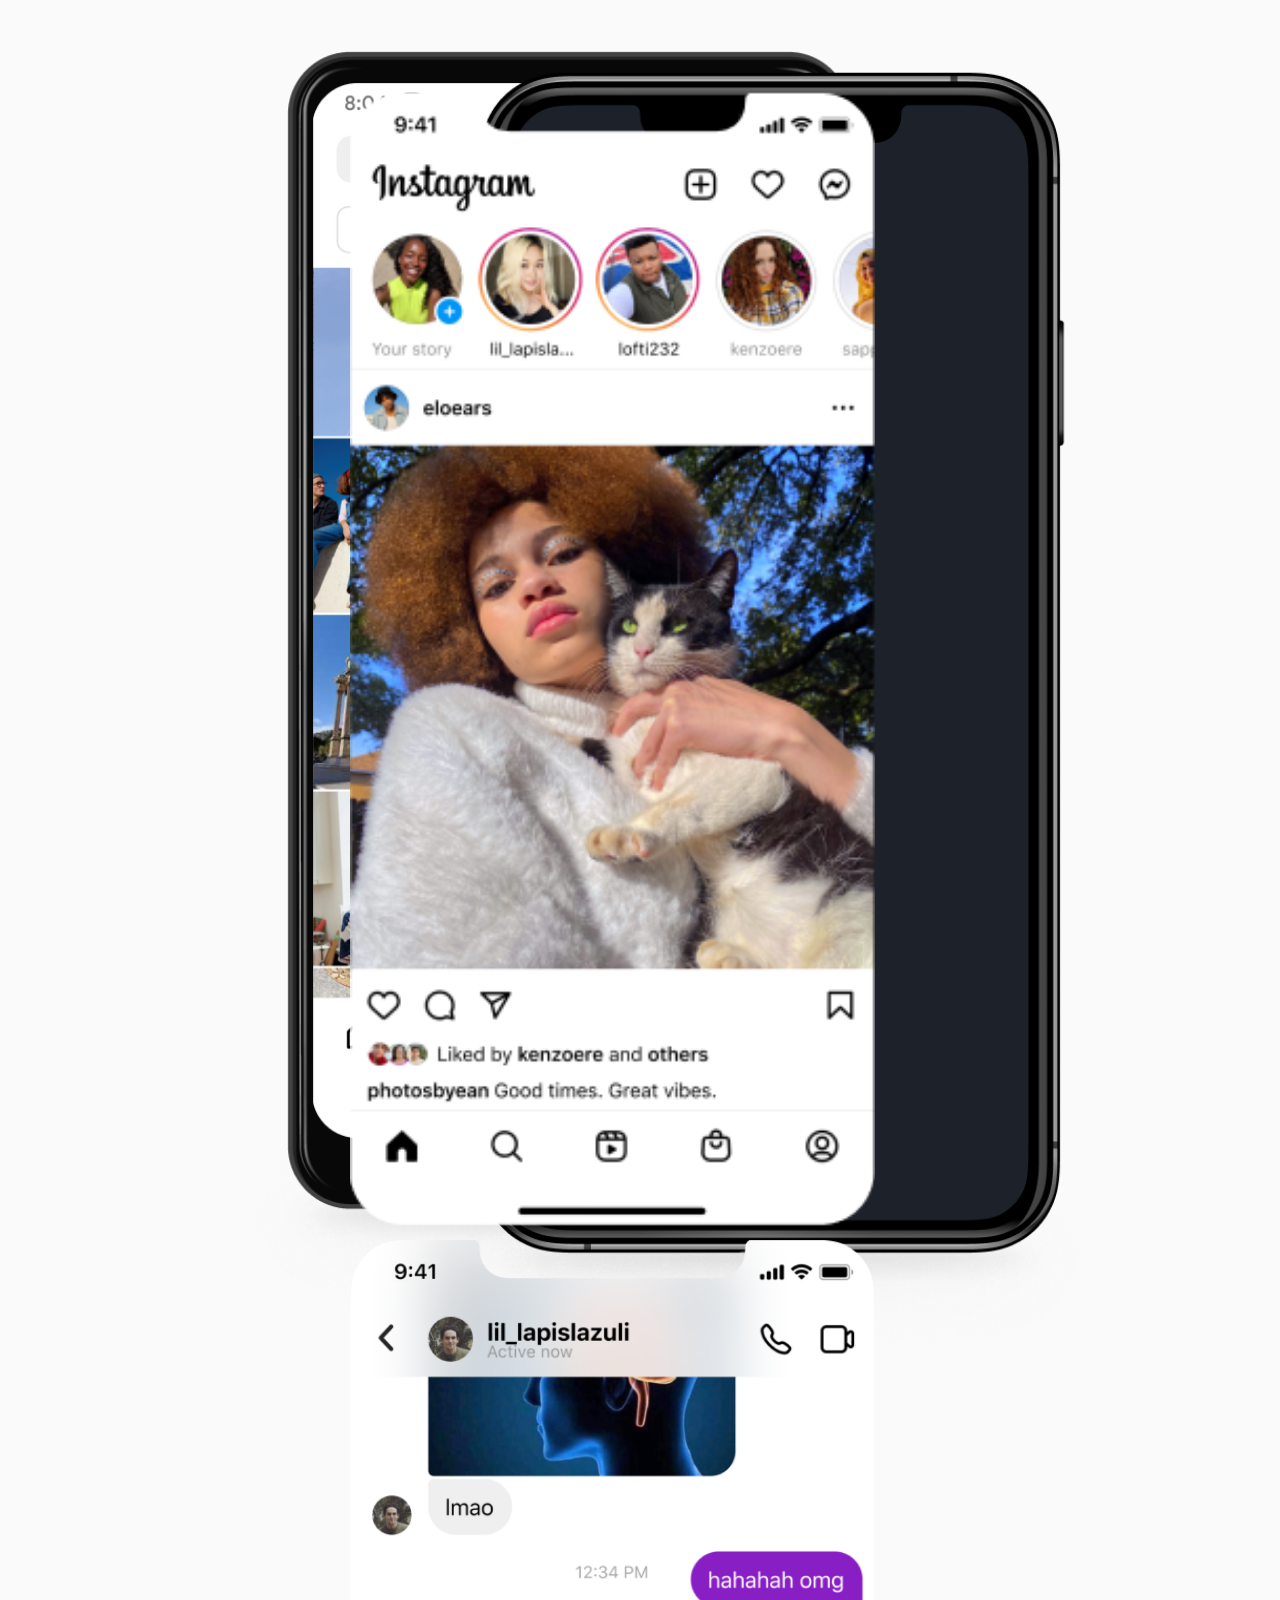
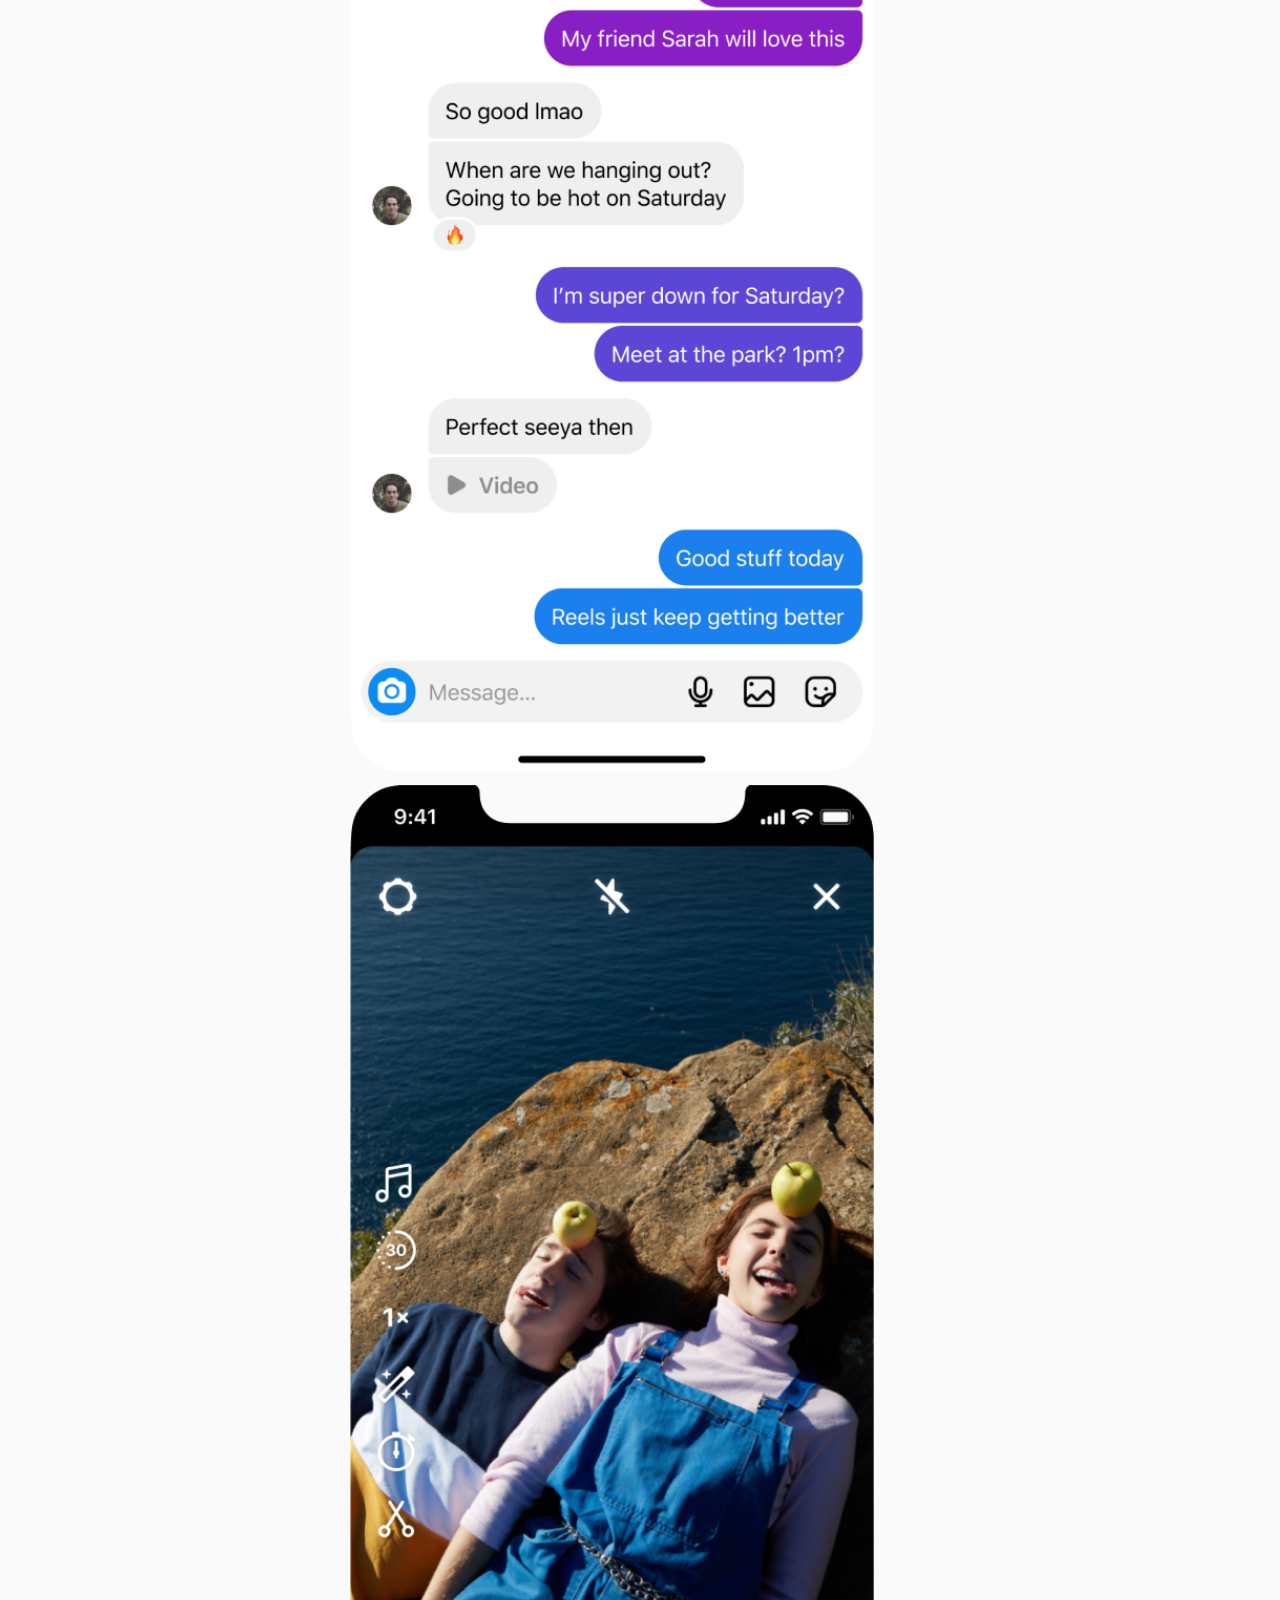
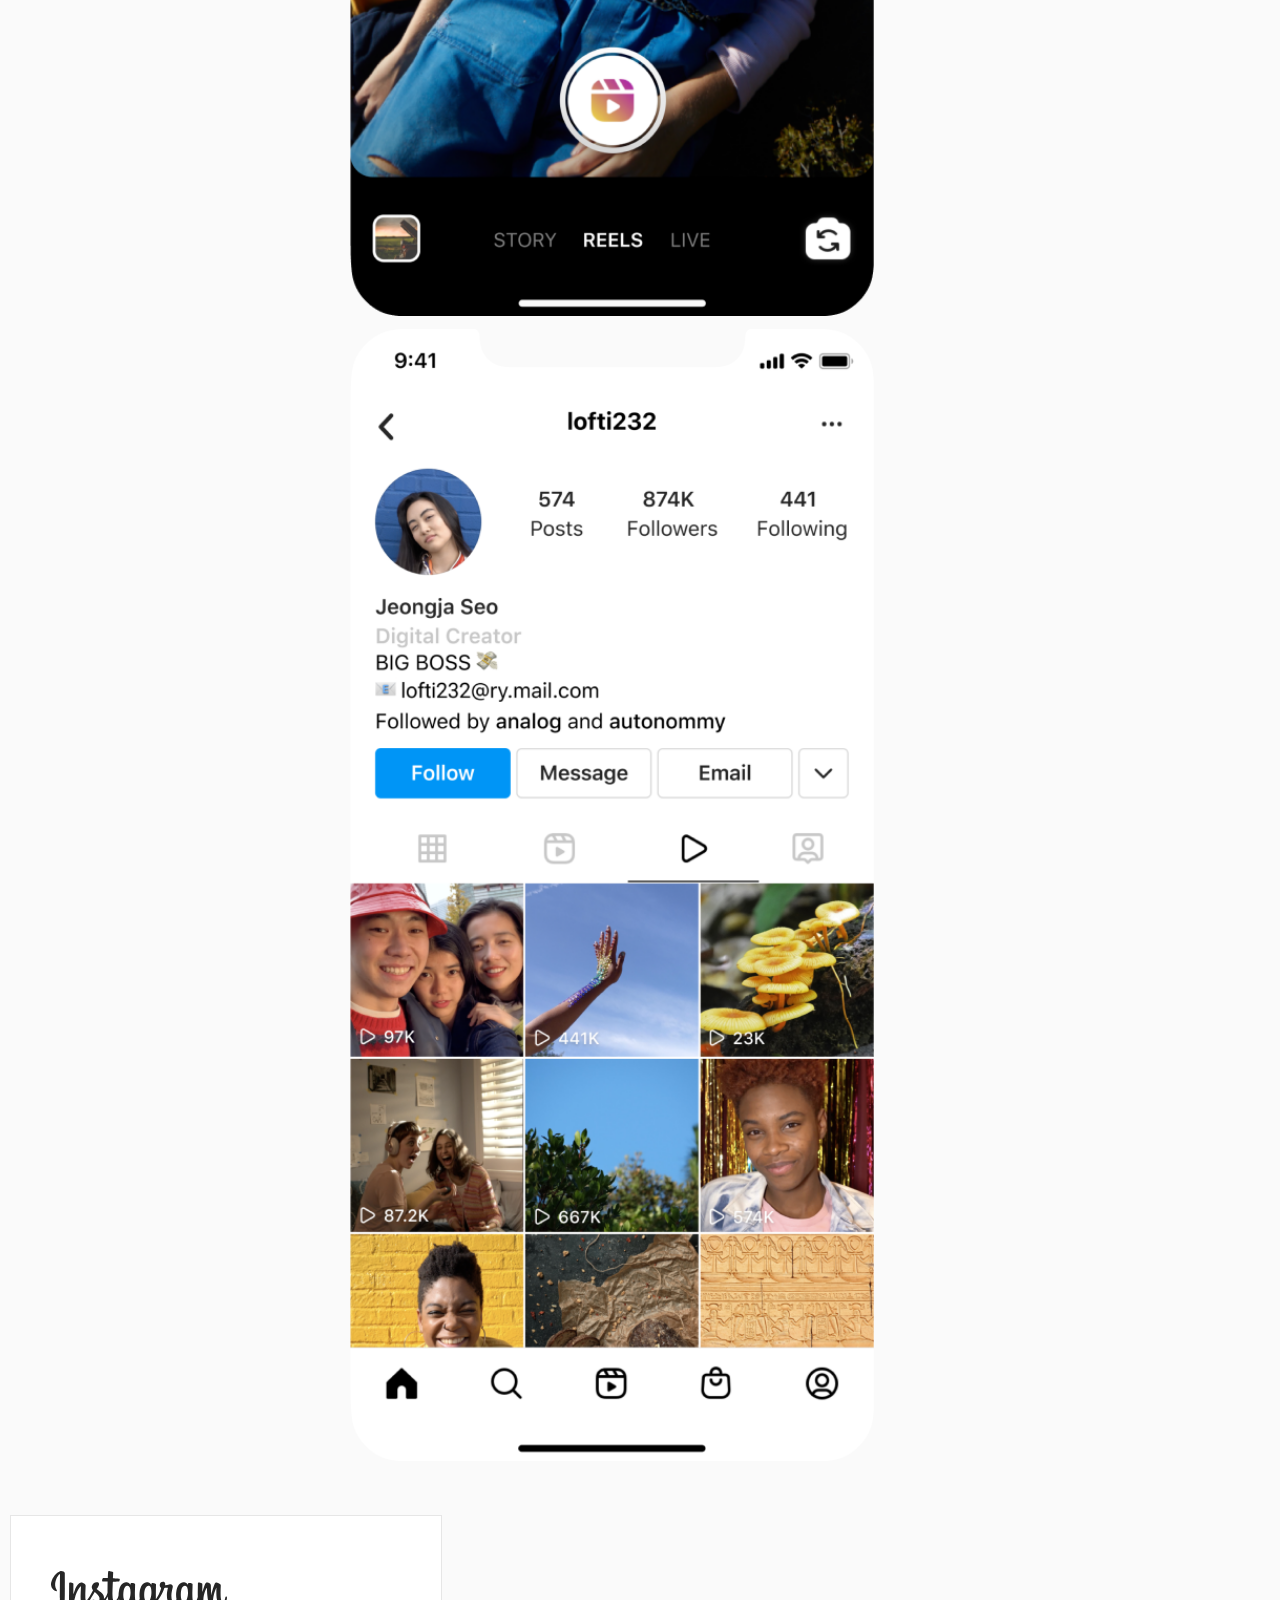
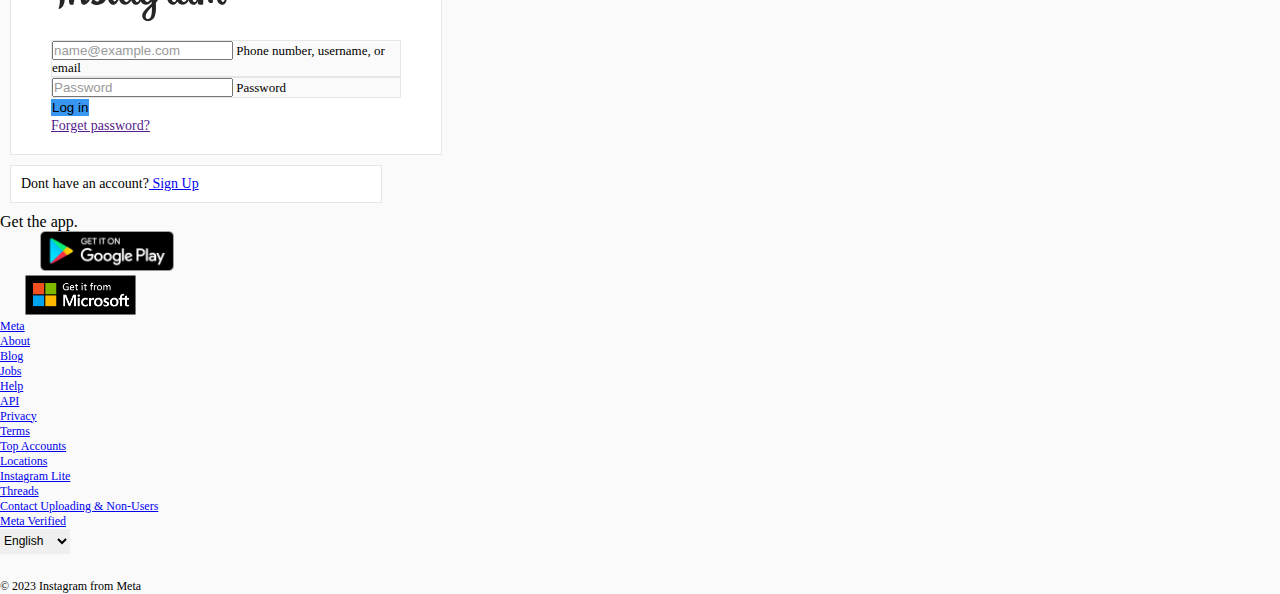
<file: signIn.html>
<!DOCTYPE html>
<html lang="en">
<head>
    <meta charset="UTF-8">
    <meta name="viewport" content="width=device-width, initial-scale=1.0">
    <title>Instagram</title>
    <link rel="stylesheet" href="css/style.css">
    <link href="https://cdn.jsdelivr.net/npm/bootstrap@5.3.1/dist/css/bootstrap.min.css" rel="stylesheet" integrity="sha384-4bw+/aepP/YC94hEpVNVgiZdgIC5+VKNBQNGCHeKRQN+PtmoHDEXuppvnDJzQIu9" crossorigin="anonymous">
</head>
<body>
    <div class="container">
        <div class="row">
            <div class="col-sm-6">
                <div>
                    <img class="imagephone" src="images/home-phones-2x.png" alt="">
                </div>
                
                <div id="carousel" class="carousel slide carousel-fade" data-bs-ride="carousel">
                    <div class="carousel-inner">
                      <div class="carousel-item active">
                        <img class="imgslider d-block" src="images/screenshot1.png" alt="First slide">
                      </div>
                      <div class="carousel-item">
                        <img class="imgslider d-block" src="images/screenshot2-2x.png" alt="Second slide">
                      </div>
                      <div class="carousel-item">
                        <img class="imgslider d-block" src="images/screenshot4-2x.png" alt="Third slide">
                      </div>
                      <div class="carousel-item">
                        <img class="imgslider d-block" src="images/screenshot3-2x.png" alt="Third slide">
                      </div>
                    </div>
                </div>
            </div>
            <div class="col-sm-6">
                <div class="right-column text-center">
                    <img src="images/instagram-text-icon.svg" class="instagram-logo" alt="">
                    <form>
                        <div class="form-group form-floating">
                            <input type="email" class="form-control" id="floatingInput" placeholder="name@example.com">
                            <label for="floatingInput">Phone number, username, or email</label>
                        </div>
                        
                        <div class="form-group form-floating mt-2">
                            <input type="password" class="form-control" id="floatingPassword" placeholder="Password">
                            <label for="floatingInput">Password</label>
                        </div>
                        <button class= "btn btn-info w-100 text-white py-2 mt-3 fw-bold " type="submit">Log in</button>
                    </form>
                    <p class="mt-4 mb-3 text-body-secondary text-center">
                        <a class="text-body-secondary text-decoration-none font" href="">Forget password?</a>
                    </p>
                </div>
                <div class="right-column-signup text-center ">
                    <p class="font">Dont have an account?<a href="signUp.html" class="text-decoration-none"> Sign Up</a></p>
                </div>
                <div class="get-app text-center mt-3 mb-3">Get the app.</div>
                <div class="row store">
                    <div class="col-3 text-end">
                        <a href=""><img class="img-download" src="images/googlepaly.jpg" alt=""></a>
                    </div>
                    <div class="col-4">
                        <a href=""><img class="img-download-mic" src="images/microsoft.jpg" alt=""></a>
                    </div>
                </div>

            </div>
        </div>
    </div>
    <footer class="py-3 my-3">
        <ul class="nav justify-content-center  ">
          <li class="nav-item font-sign"><a href="#" class="nav-link px-2 text-body-secondary">Meta</a></li>
          <li class="nav-item font-sign"><a href="#" class="nav-link px-2 text-body-secondary">About</a></li>
          <li class="nav-item font-sign"><a href="#" class="nav-link px-2 text-body-secondary">Blog</a></li>
          <li class="nav-item font-sign"><a href="#" class="nav-link px-2 text-body-secondary">Jobs</a></li>
          <li class="nav-item font-sign"><a href="#" class="nav-link px-2 text-body-secondary">Help</a></li>
          <li class="nav-item font-sign"><a href="#" class="nav-link px-2 text-body-secondary">API</a></li>
          <li class="nav-item font-sign"><a href="#" class="nav-link px-2 text-body-secondary">Privacy</a></li>
          <li class="nav-item font-sign"><a href="#" class="nav-link px-2 text-body-secondary">Terms</a></li>
          <li class="nav-item font-sign"><a href="#" class="nav-link px-2 text-body-secondary">Top Accounts</a></li>
          <li class="nav-item font-sign"><a href="#" class="nav-link px-2 text-body-secondary">Locations</a></li>
          <li class="nav-item font-sign"><a href="#" class="nav-link px-2 text-body-secondary">Instagram Lite</a></li>
          <li class="nav-item font-sign"><a href="#" class="nav-link px-2 text-body-secondary">Threads</a></li>
          <li class="nav-item font-sign"><a href="#" class="nav-link px-2 text-body-secondary">Contact Uploading & Non-Users</a></li>
          <li class="nav-item font-sign"><a href="#" class="nav-link px-2 text-body-secondary">Meta Verified</a></li>
        </ul>
        <div class="d-flex justify-content-center mt-1">
            <select class="select">
                    
                <option value="af">Afrikaans</option>
                <option value="sq">Albanian - shqip</option>
                <option value="am">Amharic - አማርኛ</option>
                <option value="ar">Arabic - العربية</option>
                <option value="an">Aragonese - aragonés</option>
                <option value="hy">Armenian - հայերեն</option>
                <option value="ast">Asturian - asturianu</option>
                <option value="az">Azerbaijani - azərbaycan dili</option>
                <option value="eu">Basque - euskara</option>
                <option value="be">Belarusian - беларуская</option>
                <option value="bn">Bengali - বাংলা</option>
                <option value="bs">Bosnian - bosanski</option>
                <option value="br">Breton - brezhoneg</option>
                <option value="bg">Bulgarian - български</option>
                <option value="ca">Catalan - català</option>
                <option value="ckb">Central Kurdish - کوردی (دەستنوسی عەرەبی)</option>
                <option value="zh">Chinese - 中文</option>
                <option value="zh-HK">Chinese (Hong Kong) - 中文（香港）</option>
                <option value="zh-CN">Chinese (Simplified) - 中文（简体）</option>
                <option value="zh-TW">Chinese (Traditional) - 中文（繁體）</option>
                <option value="co">Corsican</option>
                <option value="hr">Croatian - hrvatski</option>
                <option value="cs">Czech - čeština</option>
                <option value="da">Danish - dansk</option>
                <option value="nl">Dutch - Nederlands</option>
                <option value="en" selected>English</option>
                <option value="en-AU">English (Australia)</option>
                <option value="en-CA">English (Canada)</option>
                <option value="en-IN">English (India)</option>
                <option value="en-NZ">English (New Zealand)</option>
                <option value="en-ZA">English (South Africa)</option>
              </select>
            <p class="text-center text-body-secondary font-sign">© 2023 Instagram from Meta</p>
            
          </div>
        
      </footer>
    

      <script src="https://cdn.jsdelivr.net/npm/bootstrap@5.0.2/dist/js/bootstrap.bundle.min.js" integrity="sha384-MrcW6ZMFYlzcLA8Nl+NtUVF0sA7MsXsP1UyJoMp4YLEuNSfAP+JcXn/tWtIaxVXM" crossorigin="anonymous"></script>
      <script src="https://cdn.jsdelivr.net/npm/bootstrap@5.3.1/dist/js/bootstrap.bundle.min.js" integrity="sha384-HwwvtgBNo3bZJJLYd8oVXjrBZt8cqVSpeBNS5n7C8IVInixGAoxmnlMuBnhbgrkm" crossorigin="anonymous"></script>
</body>
</html>
</file>
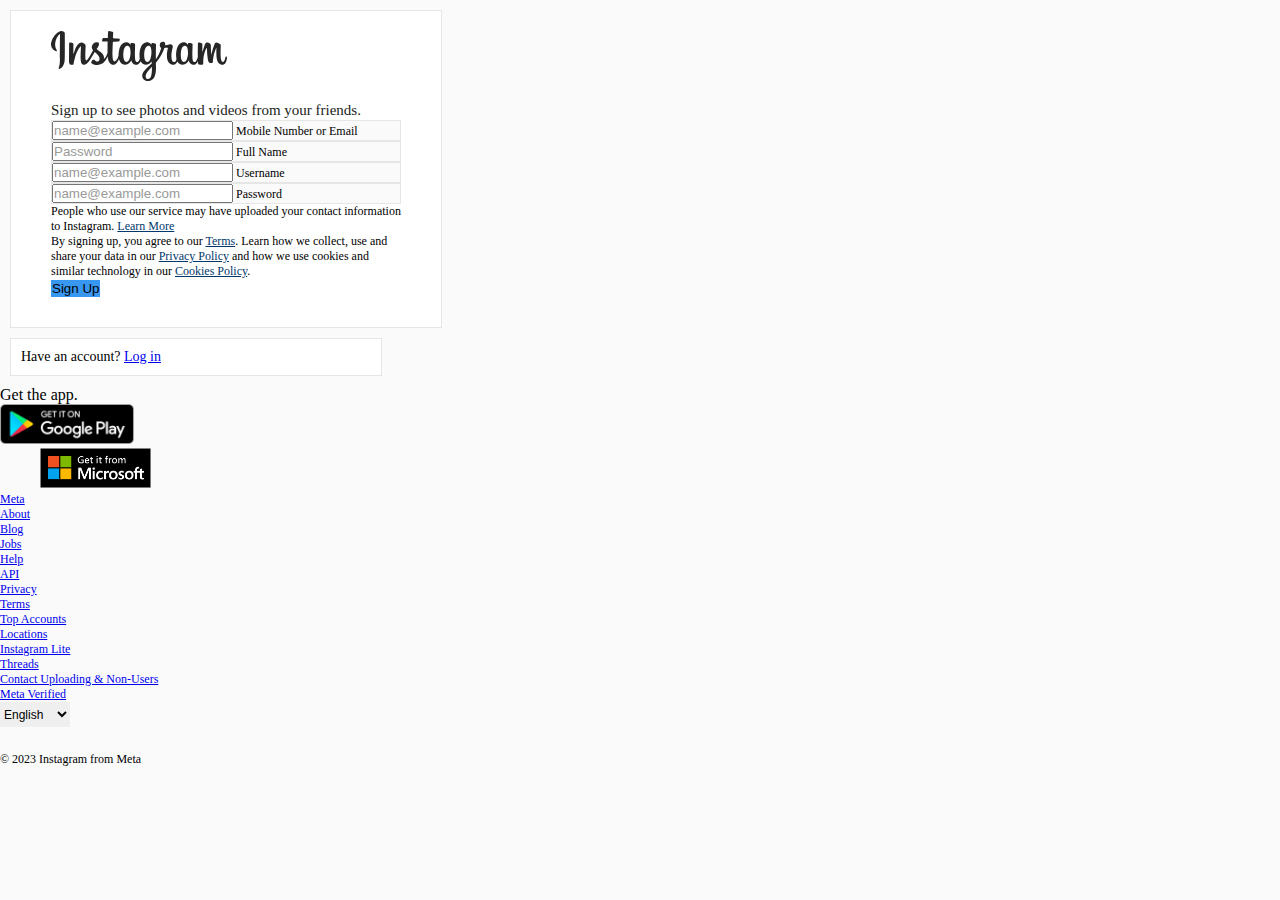
<file: signUp.html>
<!DOCTYPE html>
<html lang="en">
<head>
    <meta charset="UTF-8">
    <meta name="viewport" content="width=device-width, initial-scale=1.0">
    <title>Instagram</title>
    <link rel="stylesheet" href="css/styles.css">
    <link href="https://cdn.jsdelivr.net/npm/bootstrap@5.3.1/dist/css/bootstrap.min.css" rel="stylesheet" integrity="sha384-4bw+/aepP/YC94hEpVNVgiZdgIC5+VKNBQNGCHeKRQN+PtmoHDEXuppvnDJzQIu9" crossorigin="anonymous">
</head>
<body>
    <section >
        <div class="container">
          <div class="row d-flex align-items-center justify-content-center">
                <div class="col-sm-4">
                    <div class="right-column text-center">
                        <img src="images/instagram-text-icon.svg" class="instagram-logo" alt="">
                        <p class="info ">Sign up to see photos and videos from your friends.</p>
                        <form>
                            <div class="form-group form-floating">
                                <input type="email" class="form-control" id="floatingInput" placeholder="name@example.com">
                                <label for="floatingInput">Mobile Number or Email</label>
                            </div>
                            
                            <div class="form-group form-floating mt-1">
                                <input type="text" class="form-control" id="floatingPassword" placeholder="Password">
                                <label for="floatingInput">Full Name</label>
                            </div>
                            <div class="form-group form-floating mt-1">
                                <input type="text" class="form-control" id="floatingInput" placeholder="name@example.com">
                                <label for="floatingInput">Username</label>
                            </div>
                            <div class="form-group form-floating mt-1">
                                <input type="password" class="form-control" id="floatingInput" placeholder="name@example.com">
                                <label for="floatingInput">Password</label>
                            </div>
                        </form>
                        <p class="font-sign mt-2 text-body-secondary text-center">People who use our service may have uploaded your
                             contact information to Instagram.
                              
                            <a class=" text-decoration-none color-spec" href="">Learn More</a>
                        </p>
                        <p class="font-sign text-body-secondary text-center">By signing up, you agree to our 
                           <a class=" text-decoration-none color-spec" href="">Terms</a>. Learn how we collect, use and 
                           share your data in our <a class=" text-decoration-none color-spec" href="">Privacy Policy</a>
                           and how we use cookies and similar technology in our 
                           <a class=" text-decoration-none color-spec" href="">Cookies Policy</a>.
                       </p>
                       <button class= "btn btn-info w-100 text-white mt-1 fw-bold"  type="submit">Sign Up</button>

                    </div>
                    <div class="right-column-signup text-center ">
                        <p class="font">Have an account? <a href="signIn.html" class="text-decoration-none">Log in</a></p>
                    </div>
                    <div class="get-app text-center mt-3 mb-3">Get the app.</div>
                    <div class="row store">
                        <div class="col-4 text-end">
                            <a href=""><img src="images/googlepaly.jpg" alt=""></a>
                        </div>
                        <div class="col-4">
                            <a href=""><img class="img-download-mic" src="images/microsoft.jpg" alt=""></a>
                        </div>
                    </div>
                </div>
          </div>
        </div>
        <footer class="py-3 my-3">
            <ul class="nav justify-content-center  ">
              <li class="nav-item font-sign"><a href="#" class="nav-link px-2 text-body-secondary">Meta</a></li>
              <li class="nav-item font-sign"><a href="#" class="nav-link px-2 text-body-secondary">About</a></li>
              <li class="nav-item font-sign"><a href="#" class="nav-link px-2 text-body-secondary">Blog</a></li>
              <li class="nav-item font-sign"><a href="#" class="nav-link px-2 text-body-secondary">Jobs</a></li>
              <li class="nav-item font-sign"><a href="#" class="nav-link px-2 text-body-secondary">Help</a></li>
              <li class="nav-item font-sign"><a href="#" class="nav-link px-2 text-body-secondary">API</a></li>
              <li class="nav-item font-sign"><a href="#" class="nav-link px-2 text-body-secondary">Privacy</a></li>
              <li class="nav-item font-sign"><a href="#" class="nav-link px-2 text-body-secondary">Terms</a></li>
              <li class="nav-item font-sign"><a href="#" class="nav-link px-2 text-body-secondary">Top Accounts</a></li>
              <li class="nav-item font-sign"><a href="#" class="nav-link px-2 text-body-secondary">Locations</a></li>
              <li class="nav-item font-sign"><a href="#" class="nav-link px-2 text-body-secondary">Instagram Lite</a></li>
              <li class="nav-item font-sign"><a href="#" class="nav-link px-2 text-body-secondary">Threads</a></li>
              <li class="nav-item font-sign"><a href="#" class="nav-link px-2 text-body-secondary">Contact Uploading & Non-Users</a></li>
              <li class="nav-item font-sign"><a href="#" class="nav-link px-2 text-body-secondary">Meta Verified</a></li>
            </ul>
            <div class="d-flex justify-content-center mt-1">
                <select class="select">
                        
                    <option value="af">Afrikaans</option>
                    <option value="sq">Albanian - shqip</option>
                    <option value="am">Amharic - አማርኛ</option>
                    <option value="ar">Arabic - العربية</option>
                    <option value="an">Aragonese - aragonés</option>
                    <option value="hy">Armenian - հայերեն</option>
                    <option value="ast">Asturian - asturianu</option>
                    <option value="az">Azerbaijani - azərbaycan dili</option>
                    <option value="eu">Basque - euskara</option>
                    <option value="be">Belarusian - беларуская</option>
                    <option value="bn">Bengali - বাংলা</option>
                    <option value="bs">Bosnian - bosanski</option>
                    <option value="br">Breton - brezhoneg</option>
                    <option value="bg">Bulgarian - български</option>
                    <option value="ca">Catalan - català</option>
                    <option value="ckb">Central Kurdish - کوردی (دەستنوسی عەرەبی)</option>
                    <option value="zh">Chinese - 中文</option>
                    <option value="zh-HK">Chinese (Hong Kong) - 中文（香港）</option>
                    <option value="zh-CN">Chinese (Simplified) - 中文（简体）</option>
                    <option value="zh-TW">Chinese (Traditional) - 中文（繁體）</option>
                    <option value="co">Corsican</option>
                    <option value="hr">Croatian - hrvatski</option>
                    <option value="cs">Czech - čeština</option>
                    <option value="da">Danish - dansk</option>
                    <option value="nl">Dutch - Nederlands</option>
                    <option value="en" selected>English</option>
                    <option value="en-AU">English (Australia)</option>
                    <option value="en-CA">English (Canada)</option>
                    <option value="en-IN">English (India)</option>
                    <option value="en-NZ">English (New Zealand)</option>
                    <option value="en-ZA">English (South Africa)</option>
                  </select>
                <p class="text-center text-body-secondary font-sign">© 2023 Instagram from Meta</p>
              </div>
          </footer>
      </section>
    

    <script src="https://cdn.jsdelivr.net/npm/bootstrap@5.3.1/dist/js/bootstrap.bundle.min.js" integrity="sha384-HwwvtgBNo3bZJJLYd8oVXjrBZt8cqVSpeBNS5n7C8IVInixGAoxmnlMuBnhbgrkm" crossorigin="anonymous"></script>
</body>
</html>
</file>
<file: css/style.css>
*{
    padding: 0;
    margin: 0;
}
.container{
    margin-top: 20px;
}
.Phone{
    padding-top: 70px;
    height: 650px;
    float: right;
    margin: 10px;
    margin-left: 50px;
}
body{
    background-color: #fafafa;
}
.right-column{
    background-color: #fff;
    border: 1px solid #e6e6e6;
    width: 350px;
    margin-top: 50px;
    margin-bottom:10px ;
    margin-left: 10px;
    margin-right:10px ;
    padding-top:40px ;
    padding-left:40px ;
    padding-right: 40px; ;
    padding-bottom: 20px;
}
.instagram-logo{
    margin: 15px auto;
    height: 50px;
}
.form-floating{
    background-color: #fafafa;
    border: 1px solid #e6e6e6;
    font-size: 13px;

}
::placeholder{
    color: #999;
    
}
.btn-info{
    background-color: #3897f0;
    border: 1px solid #3897f0;
}
.right-column-signup{
    background-color: #fff;
    border: 1px solid #e6e6e6;
    width: 350px;
    margin: 10px;
    padding: 10px;
}
.get-app{
    width: 350px;
}
.store img{
    height: 40px;
    margin-right: 20px;
}
.font{
    font-size: 14px;
}
.font-sign{
    font-size: 12px;
}
.select{
    margin-bottom: 25px;
    border: none;
    height: 25px;
    width: 70px;
    font-size: 12px;
}
.img-download{
    margin-left: 40px;
}
.img-download-mic{
    margin-left: 25px;
}
.imagephone{
    width: 75%;
    margin-left: 190px;
    margin-top: 30px;
}
#carousel{
    margin-top: -100%;
}
.select:active {
    border: none;
}
.imgslider{
    width: 41%;
    margin-left: 350px;
    margin-top: 7px;
}

.carousel-item {
    transition: transform 2.6s ease-in-out;
  }
  
  .carousel-fade .active.carousel-item-start,
  .carousel-fade .active.carousel-item-end {
    transition: opacity 0s 2.6s;
  }

.container{
    margin-top: 20px;
}
</file>
<file: css/styles.css>
*{
    padding: 0;
    margin: 0;
}
.container{
    margin-top: 5px;
}
.info{
    font-weight: 600px;
    line-height: 20px;
    font-size: 15px;
    color: #1c1e21;
}
body{
    background-color: #fafafa;
}
.right-column{
    background-color: #fff;
    border: 1px solid #e6e6e6;
    width: 350px;
    margin: 10px;
    padding-left:40px ;
    padding-right: 40px; ;
    padding-bottom: 30px;
}
.instagram-logo{
    margin: 15px auto;
    margin-top: 20px;
    height: 50px;
}
.form-floating{
    background-color: #fafafa;
    border: 1px solid #e6e6e6;
    font-size: 12px;

}
::placeholder{
    color: #999;
    
}
.btn-info{
    background-color: #3897f0;
    border: 1px solid #3897f0;
}
.right-column-signup{
    background-color: #fff;
    border: 1px solid #e6e6e6;
    width: 350px;
    margin: 10px;
    padding: 10px;
}
.get-app{
    width: 350px;
}
.store img{
    height: 40px;
    margin-right: 20px;
}
.font{
    font-size: 14px;
}
.font-sign{
    font-size: 12px;
}
.color-spec{
    color: #00376b;
}
.toogle-btn{
    font-size: 3px;
}
.select{
    margin-bottom: 25px;
    border: none;
    height: 25px;
    width: 70px;
    font-size: 12px;
}
.img-download-mic{
padding-left: 40px;
}
</file>
